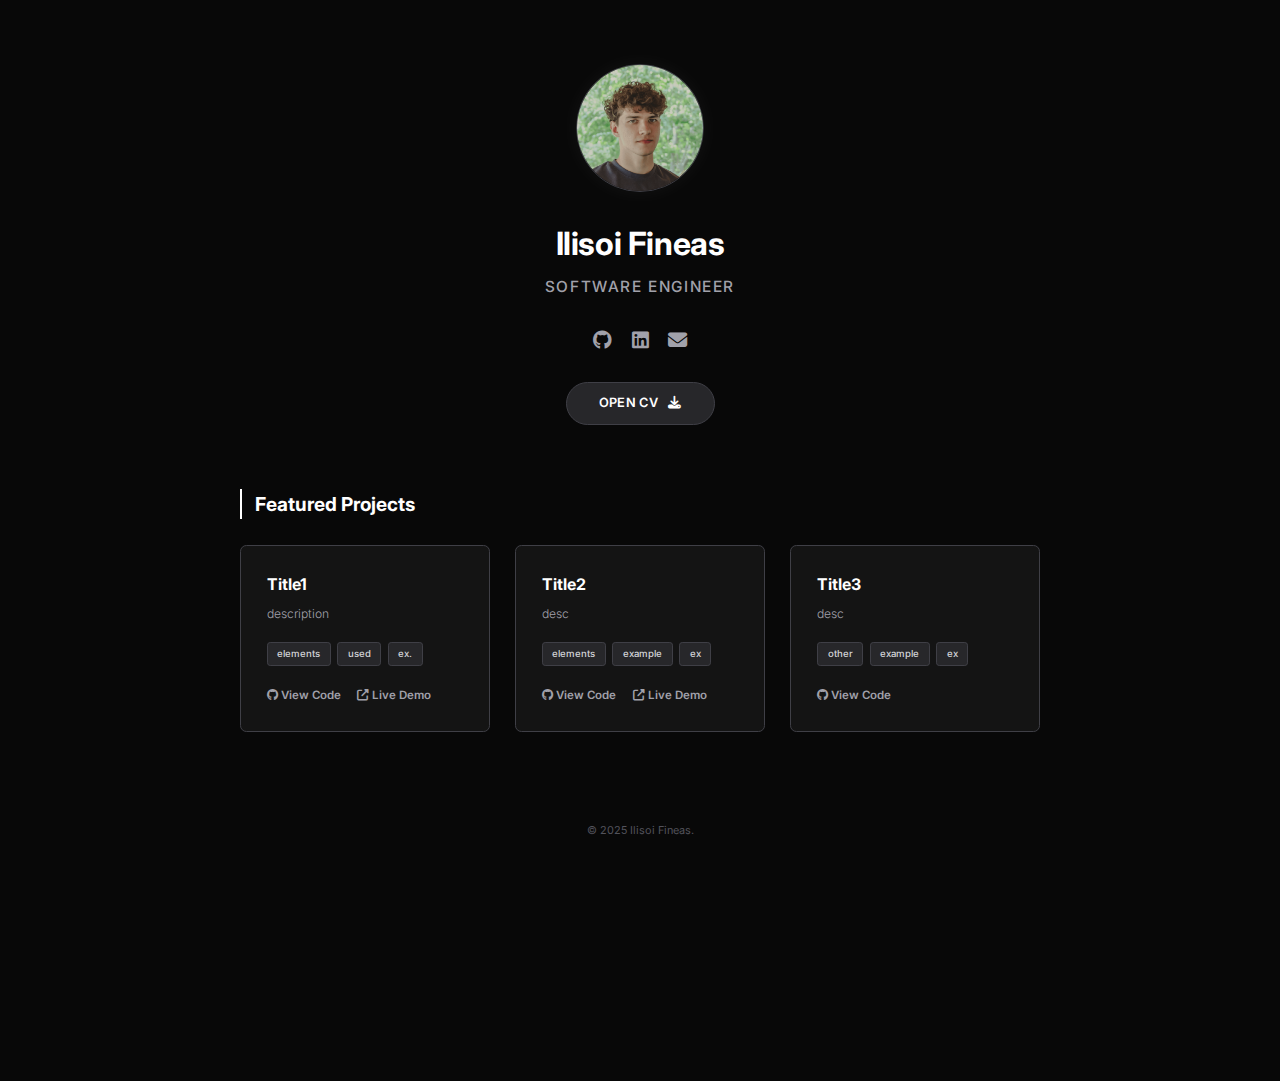
<file: index.html>
<!DOCTYPE html>
<html lang="en">
<head>
    <meta charset="UTF-8">
    <meta name="viewport" content="width=device-width, initial-scale=1.0">
    <title>Software Engineer Portfolio</title>
    <link href="https://fonts.googleapis.com/css2?family=Inter:wght@300;400;600;700&display=swap" rel="stylesheet">
    <link rel="stylesheet" href="https://cdnjs.cloudflare.com/ajax/libs/font-awesome/6.4.0/css/all.min.css">
    
    <link rel="icon" type="image/png" href="images/IFLOGO.jpg">
    
    <link rel="stylesheet" href="style.css">
</head>
<body>

    <div class="container">
        <header>
            <img src="images/image.png" alt="Profile Photo" class="profile-img">
            <h1>Ilisoi Fineas</h1>
            <p class="title">Software Engineer</p>
            <p class="bio"></p>

            <div class="social-links">
                <a href="https://github.com/ilsfineas" target="_blank" class="social-icon" title="GitHub">
                    <i class="fab fa-github"></i>
                </a>
                <a href="https://www.linkedin.com/in/ilisoifineas/" target="_blank" class="social-icon" title="LinkedIn">
                    <i class="fab fa-linkedin"></i>
                </a>
                <a href="mailto:fineasilisoi1@gmail.com" class="social-icon" title="Email">
                    <i class="fas fa-envelope"></i>
                </a>
            </div>

            <a href="cv.html" target="_blank" class="btn-cv">
                OPEN CV <i class="fas fa-download" style="margin-left: 8px;"></i>
            </a>
        </header>

        <section id="projects">
            <h2 class="section-title">Featured Projects</h2>
            <div class="projects-grid">
                <div class="project-card">
                    <h3>Title1</h3>
                    <p>description</p>
                    <div class="project-tags">
                        <span class="tag">elements</span>
                        <span class="tag">used</span>
                        <span class="tag">ex.</span>
                    </div>
                    <div class="project-links">
                        <a href="#"><i class="fab fa-github"></i> View Code</a>
                        <a href="#"><i class="fas fa-external-link-alt"></i> Live Demo</a>
                    </div>
                </div>
                <div class="project-card">
                    <h3>Title2</h3>
                    <p>desc</p>
                    <div class="project-tags">
                        <span class="tag">elements</span>
                        <span class="tag">example</span>
                        <span class="tag">ex</span>
                    </div>
                    <div class="project-links">
                        <a href="#"><i class="fab fa-github"></i> View Code</a>
                        <a href="#"><i class="fas fa-external-link-alt"></i> Live Demo</a>
                    </div>
                </div>
                <div class="project-card">
                    <h3>Title3</h3>
                    <p>desc</p>
                    <div class="project-tags">
                        <span class="tag">other</span>
                        <span class="tag">example</span>
                        <span class="tag">ex</span>
                    </div>
                    <div class="project-links">
                        <a href="#"><i class="fab fa-github"></i> View Code</a>
                    </div>
                </div>
            </div>
        </section>
    </div>

    <footer>
        &copy; 2025 Ilisoi Fineas.
    </footer>

    <script src="script.js"></script>
</body>
</html>
</file>
<file: style.css>
/* --- CSS Variables: The Monochrome Theme --- */
:root {
    --bg-color: #080808;
    --card-bg: #141414;
    --text-main: #ffffff;
    --text-secondary: #a1a1aa;
    --accent: #d4d4d8;
    --btn-bg: #27272a;
    --btn-border: #3f3f46;
    --btn-hover: #52525b;
}

/* --- Reset & Base Styles --- */
* {
    margin: 0;
    padding: 0;
    box-sizing: border-box;
}

body {
    font-family: 'Inter', sans-serif;
    background-color: var(--bg-color);
    color: var(--text-main);
    line-height: 1.6;
    display: flex;
    flex-direction: column;
    align-items: center;
    min-height: 100vh;
    zoom: 80%;
    width: 100%;
}

a {
    text-decoration: none;
    color: inherit;
    transition: 0.3s ease;
}

.container {
    width: 90%;
    max-width: 1000px;
    padding: 5rem 0;
}

header {
    text-align: center;
    margin-bottom: 5rem;
    animation: fadeIn 1s ease-in;
}

.profile-img {
    width: 160px;
    height: 160px;
    border-radius: 50%;
    object-fit: cover;
    border: 2px solid var(--btn-border);
    margin-bottom: 1.5rem;
    box-shadow: 0 0 25px rgba(255, 255, 255, 0.05);
}

h1 {
    font-size: 2.5rem;
    font-weight: 700;
    margin-bottom: 0.5rem;
    letter-spacing: -0.5px;
}

.title {
    color: var(--text-secondary);
    font-size: 1.2rem;
    font-weight: 500;
    letter-spacing: 2px;
    margin-bottom: 1rem;
    text-transform: uppercase;
}

.bio {
    color: var(--text-secondary);
    max-width: 600px;
    margin: 0 auto 2rem auto;
    font-weight: 300;
}

.social-links {
    display: flex;
    justify-content: center;
    gap: 1.5rem;
    margin-bottom: 2rem;
}

.social-icon {
    font-size: 1.5rem;
    color: var(--text-secondary);
}

.social-icon:hover {
    color: var(--text-main);
    transform: translateY(-3px);
}

.btn-cv {
    display: inline-block;
    background-color: var(--btn-bg);
    color: var(--text-main);
    padding: 0.8rem 2.5rem;
    border-radius: 50px;
    font-weight: 600;
    border: 1px solid var(--btn-border);
    letter-spacing: 0.5px;
}

.btn-cv:hover {
    background-color: var(--btn-hover);
    border-color: var(--text-secondary);
    transform: translateY(-2px);
    box-shadow: 0 5px 15px rgba(255, 255, 255, 0.05);
}

.section-title {
    font-size: 1.5rem;
    border-left: 3px solid var(--text-main);
    padding-left: 1rem;
    margin-bottom: 2rem;
    color: var(--text-main);
}

.projects-grid {
    display: grid;
    grid-template-columns: repeat(auto-fit, minmax(300px, 1fr));
    gap: 2rem;
}

.project-card {
    background-color: var(--card-bg);
    padding: 2rem;
    border-radius: 8px;
    border: 1px solid var(--btn-border);
    transition: 0.3s ease;
}

.project-card:hover {
    transform: translateY(-5px);
    border-color: var(--text-secondary);
    background-color: #1a1a1a;
}

.project-card h3 {
    margin-bottom: 0.5rem;
    font-size: 1.25rem;
    color: var(--text-main);
}

.project-card p {
    color: var(--text-secondary);
    font-size: 0.95rem;
    margin-bottom: 1.5rem;
    font-weight: 300;
}

.project-tags {
    display: flex;
    gap: 0.5rem;
    margin-bottom: 1.5rem;
    flex-wrap: wrap;
}

.tag {
    background-color: #27272a;
    color: #d4d4d8;
    padding: 0.25rem 0.75rem;
    border-radius: 4px;
    font-size: 0.75rem;
    font-weight: 500;
    border: 1px solid #3f3f46;
}

.project-links a {
    font-size: 0.9rem;
    font-weight: 600;
    margin-right: 1rem;
    color: var(--text-secondary);
}

.project-links a:hover {
    color: var(--text-main);
    text-decoration: underline;
}

footer {
    margin-top: auto;
    padding: 2rem;
    color: #52525b;
    font-size: 0.85rem;
}

@keyframes fadeIn {
    from { opacity: 0; transform: translateY(20px); }
    to { opacity: 1; transform: translateY(0); }
}

@media (max-width: 600px) {
    h1 { font-size: 2rem; }
    .container { width: 92%; padding: 3rem 0; }
}
</file>
